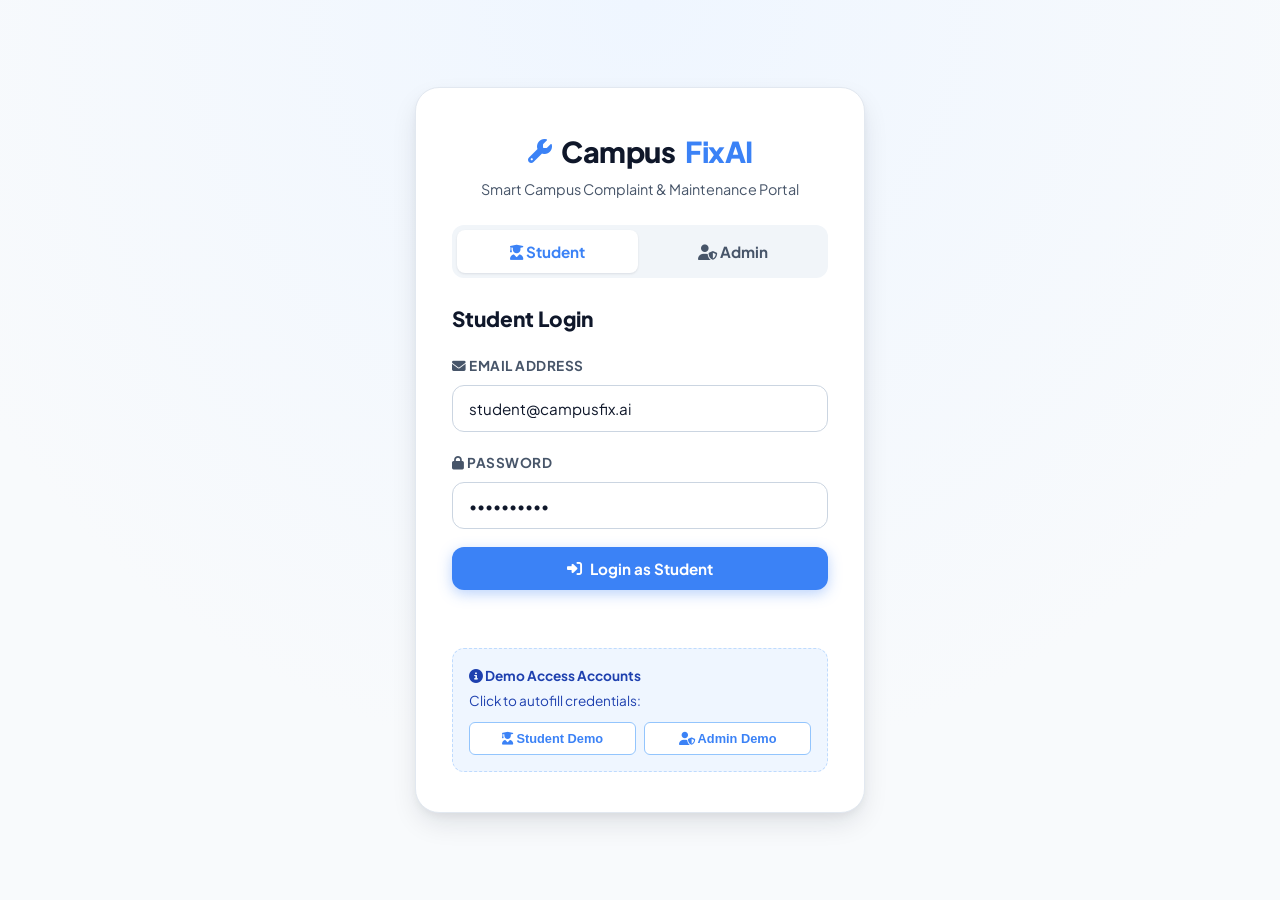
<file: index.html>
<!DOCTYPE html>
<html lang="en">
<head>
<meta charset="UTF-8">
<meta name="viewport" content="width=device-width, initial-scale=1.0">
<title>CampusFixAI - Login</title>
<link rel="preconnect" href="https://fonts.googleapis.com">
<link rel="preconnect" href="https://fonts.gstatic.com" crossorigin>
<link href="https://fonts.googleapis.com/css2?family=Plus+Jakarta+Sans:wght@400;500;600;700;800&display=swap" rel="stylesheet">
<link rel="stylesheet" href="https://cdnjs.cloudflare.com/ajax/libs/font-awesome/6.4.0/css/all.min.css">
<link rel="stylesheet" href="css/style.css">
</head>
<body class="auth-page">
<div class="auth-card">
  <div class="brand"><i class="fa-solid fa-wrench"></i>Campus<span>FixAI</span></div>
  <p class="muted" style="margin-bottom: 12px; font-size: 0.9rem;">Smart Campus Complaint & Maintenance Portal</p>
  
  <div class="tabs">
    <button class="tab active" onclick="showLogin('student')"><i class="fa-solid fa-user-graduate"></i> Student</button>
    <button class="tab" onclick="showLogin('admin')"><i class="fa-solid fa-user-shield"></i> Admin</button>
  </div>

  <form id="studentLogin" onsubmit="studentLogin(event)">
    <h2 style="font-size: 1.3rem; font-weight: 800; margin-bottom: 6px;">Student Login</h2>
    <label><i class="fa-solid fa-envelope"></i> Email Address</label>
    <input id="studentEmail" type="email" value="student@campusfix.ai" required placeholder="student@campusfix.ai">
    <label><i class="fa-solid fa-lock"></i> Password</label>
    <input id="studentPassword" type="password" value="student123" required placeholder="••••••••">
    <button class="btn primary full" type="submit"><i class="fa-solid fa-right-to-bracket"></i> Login as Student</button>
  </form>

  <form id="adminLogin" class="hidden" onsubmit="adminLogin(event)">
    <h2 style="font-size: 1.3rem; font-weight: 800; margin-bottom: 6px;">Admin Login</h2>
    <label><i class="fa-solid fa-envelope"></i> Admin Email</label>
    <input id="adminEmail" type="email" value="admin@campusfix.ai" required placeholder="admin@campusfix.ai">
    <label><i class="fa-solid fa-lock"></i> Password</label>
    <input id="adminPassword" type="password" value="admin123" required placeholder="••••••••">
    <button class="btn primary full" type="submit"><i class="fa-solid fa-shield-halved"></i> Login as Admin</button>
  </form>

  <p id="loginMsg" class="message"></p>

  <div class="demo-box">
    <b><i class="fa-solid fa-circle-info"></i> Demo Access Accounts</b>
    Click to autofill credentials:
    <div class="demo-btn-group">
      <button type="button" onclick="fillCreds('student')"><i class="fa-solid fa-user-graduate"></i> Student Demo</button>
      <button type="button" onclick="fillCreds('admin')"><i class="fa-solid fa-user-shield"></i> Admin Demo</button>
    </div>
  </div>
</div>
<script src="js/app.js"></script>
</body>
</html>
</file>
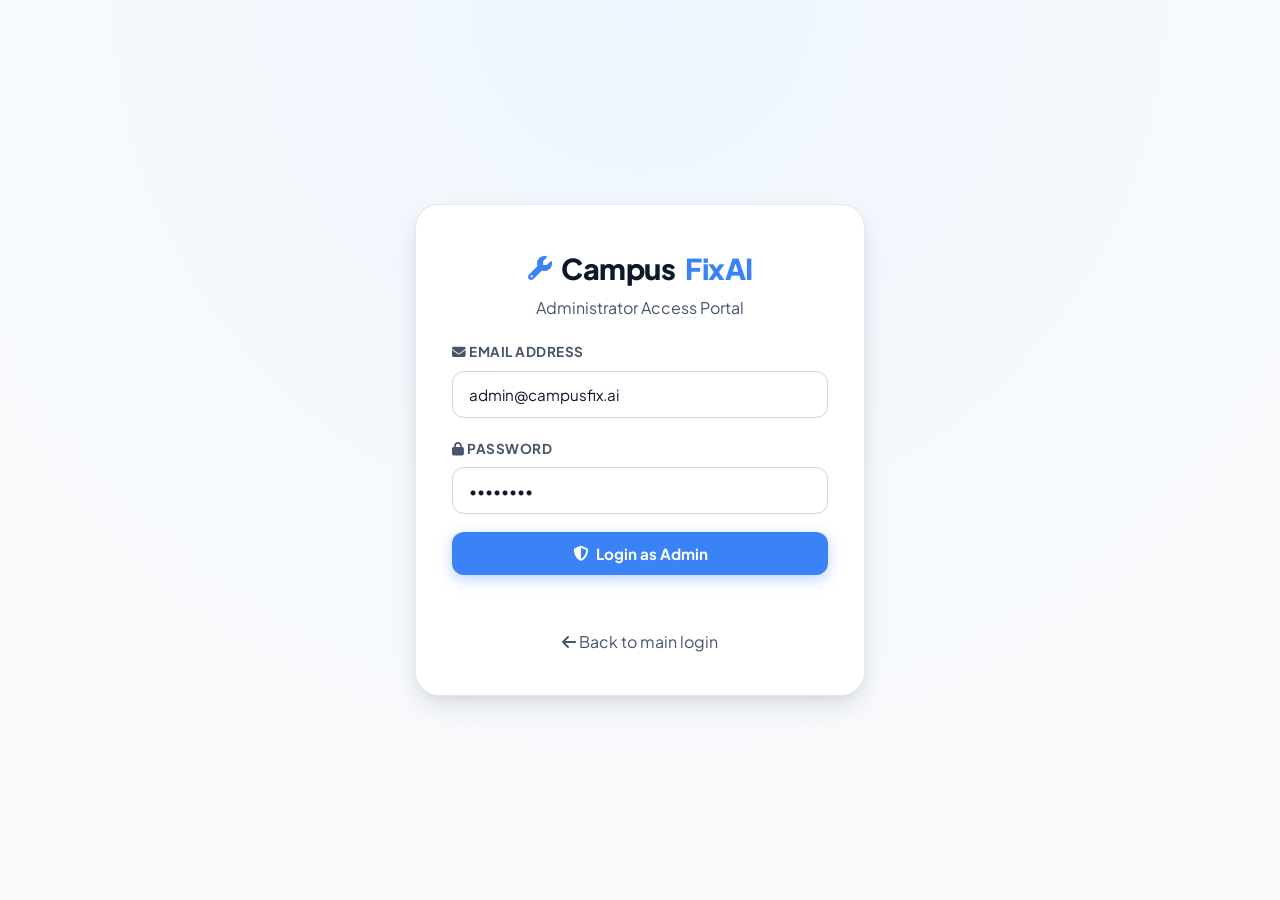
<file: admin-login.html>
<!DOCTYPE html>
<html lang="en">
<head>
<meta charset="UTF-8">
<meta name="viewport" content="width=device-width, initial-scale=1.0">
<title>Admin Login - CampusFixAI</title>
<link rel="preconnect" href="https://fonts.googleapis.com">
<link rel="preconnect" href="https://fonts.gstatic.com" crossorigin>
<link href="https://fonts.googleapis.com/css2?family=Plus+Jakarta+Sans:wght@400;500;600;700;800&display=swap" rel="stylesheet">
<link rel="stylesheet" href="https://cdnjs.cloudflare.com/ajax/libs/font-awesome/6.4.0/css/all.min.css">
<link rel="stylesheet" href="css/style.css">
</head>
<body class="auth-page">
<div class="auth-card">
  <div class="brand"><i class="fa-solid fa-wrench"></i>Campus<span>FixAI</span></div>
  <p class="muted" style="margin-bottom: 20px;">Administrator Access Portal</p>
  <form onsubmit="adminLoginPage(event)">
    <label><i class="fa-solid fa-envelope"></i> Email Address</label>
    <input id="email" type="email" value="admin@campusfix.ai" required placeholder="admin@campusfix.ai">
    <label><i class="fa-solid fa-lock"></i> Password</label>
    <input id="password" type="password" value="admin123" required placeholder="••••••••">
    <button class="btn primary full" type="submit"><i class="fa-solid fa-shield-halved"></i> Login as Admin</button>
  </form>
  <p id="msg" class="message"></p>
  <div style="margin-top: 20px;">
    <a href="index.html" class="muted"><i class="fa-solid fa-arrow-left"></i> Back to main login</a>
  </div>
</div>
<script src="js/app.js"></script>
<script src="js/admin-login.js"></script>
</body>
</html>
</file>
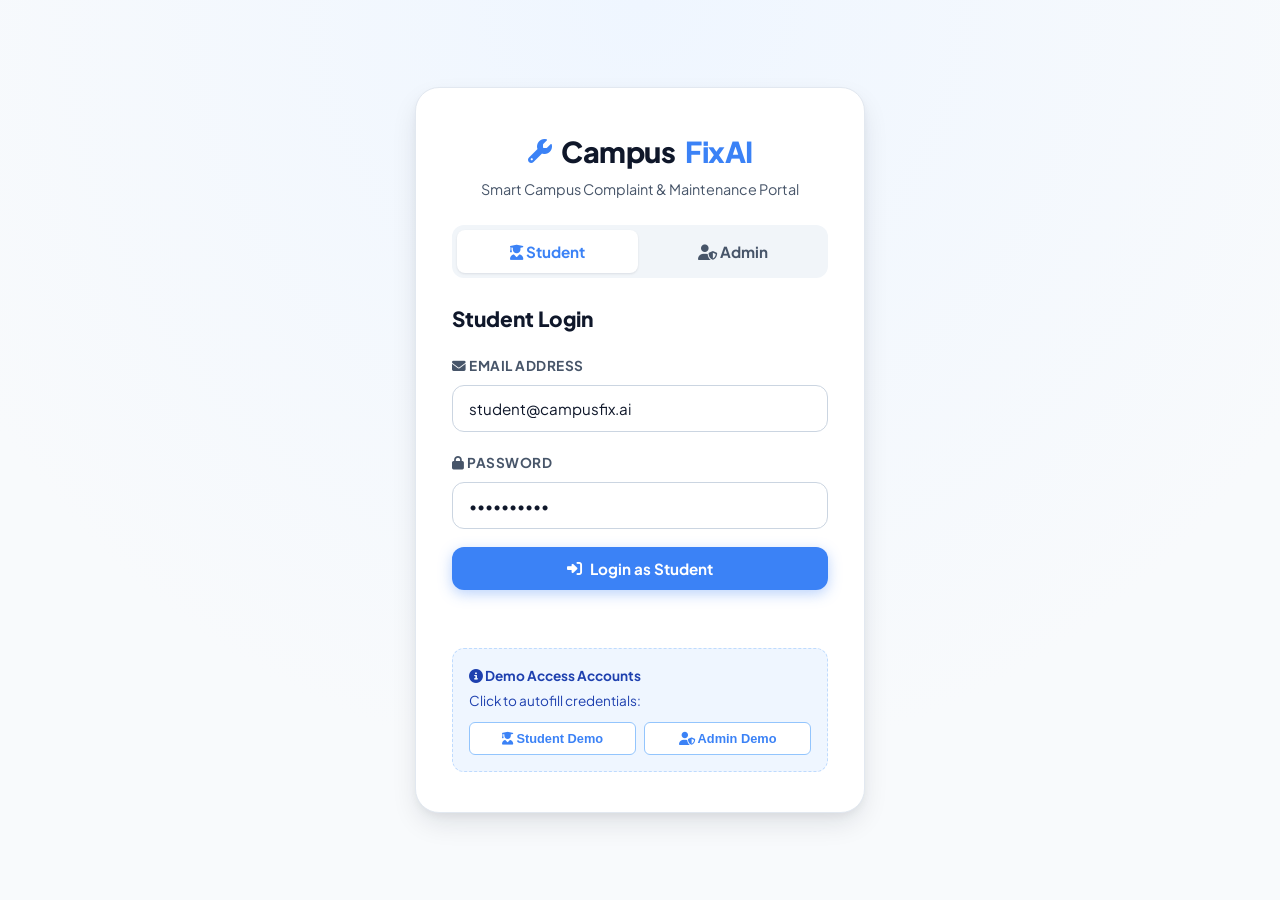
<file: admin.html>
<!DOCTYPE html>
<html lang="en">
<head>
<meta charset="UTF-8">
<meta name="viewport" content="width=device-width, initial-scale=1.0">
<title>Admin Dashboard - CampusFixAI</title>
<link rel="preconnect" href="https://fonts.googleapis.com">
<link rel="preconnect" href="https://fonts.gstatic.com" crossorigin>
<link href="https://fonts.googleapis.com/css2?family=Plus+Jakarta+Sans:wght@400;500;600;700;800&display=swap" rel="stylesheet">
<link rel="stylesheet" href="https://cdnjs.cloudflare.com/ajax/libs/font-awesome/6.4.0/css/all.min.css">
<link rel="stylesheet" href="css/style.css">
</head>
<body>
<nav class="navbar">
  <div class="brand"><i class="fa-solid fa-wrench"></i>Campus<span>FixAI</span> <small>ADMIN</small></div>
  <button class="btn small" onclick="logout()"><i class="fa-solid fa-right-from-bracket"></i> Logout</button>
</nav>
<main class="container">
  <section class="hero">
    <div>
      <p class="eyebrow">ADMIN CONTROL CENTER</p>
      <h1>Complaint Dashboard</h1>
      <p>Monitor campus issues, assign maintenance teams, and update resolution statuses.</p>
    </div>
  </section>

  <div class="stats">
    <div class="stat">
      <div class="stat-icon total"><i class="fa-solid fa-folder-open"></i></div>
      <div><b id="aTotal">0</b><span>Total Complaints</span></div>
    </div>
    <div class="stat">
      <div class="stat-icon pending"><i class="fa-solid fa-clock"></i></div>
      <div><b id="aPending">0</b><span>Pending</span></div>
    </div>
    <div class="stat">
      <div class="stat-icon progress"><i class="fa-solid fa-spinner"></i></div>
      <div><b id="aProgress">0</b><span>In Progress</span></div>
    </div>
    <div class="stat">
      <div class="stat-icon resolved"><i class="fa-solid fa-circle-check"></i></div>
      <div><b id="aResolved">0</b><span>Resolved</span></div>
    </div>
  </div>

  <section class="card">
    <div class="toolbar">
      <div style="position: relative;">
        <input id="search" placeholder="Search ID, title, location..." oninput="renderAdmin()" style="padding-left: 38px;">
        <i class="fa-solid fa-magnifying-glass" style="position: absolute; left: 14px; top: 16px; color: var(--text-muted);"></i>
      </div>
      <select id="statusFilter" onchange="renderAdmin()">
        <option value="ALL">All Statuses</option>
        <option value="SUBMITTED">Submitted</option>
        <option value="IN REVIEW">In Review</option>
        <option value="IN PROGRESS">In Progress</option>
        <option value="RESOLVED">Resolved</option>
      </select>
      <select id="priorityFilter" onchange="renderAdmin()">
        <option value="ALL">All Priorities</option>
        <option value="HIGH">High</option>
        <option value="MEDIUM">Medium</option>
        <option value="LOW">Low</option>
      </select>
    </div>
    <div id="adminList"></div>
  </section>
</main>

<div id="modal" class="modal hidden">
  <div class="modal-card">
    <button class="close" onclick="closeModal()"><i class="fa-solid fa-xmark"></i></button>
    <div id="modalContent"></div>
  </div>
</div>
<script src="js/app.js"></script>
<script src="js/admin.js"></script>
</body>
</html>
</file>
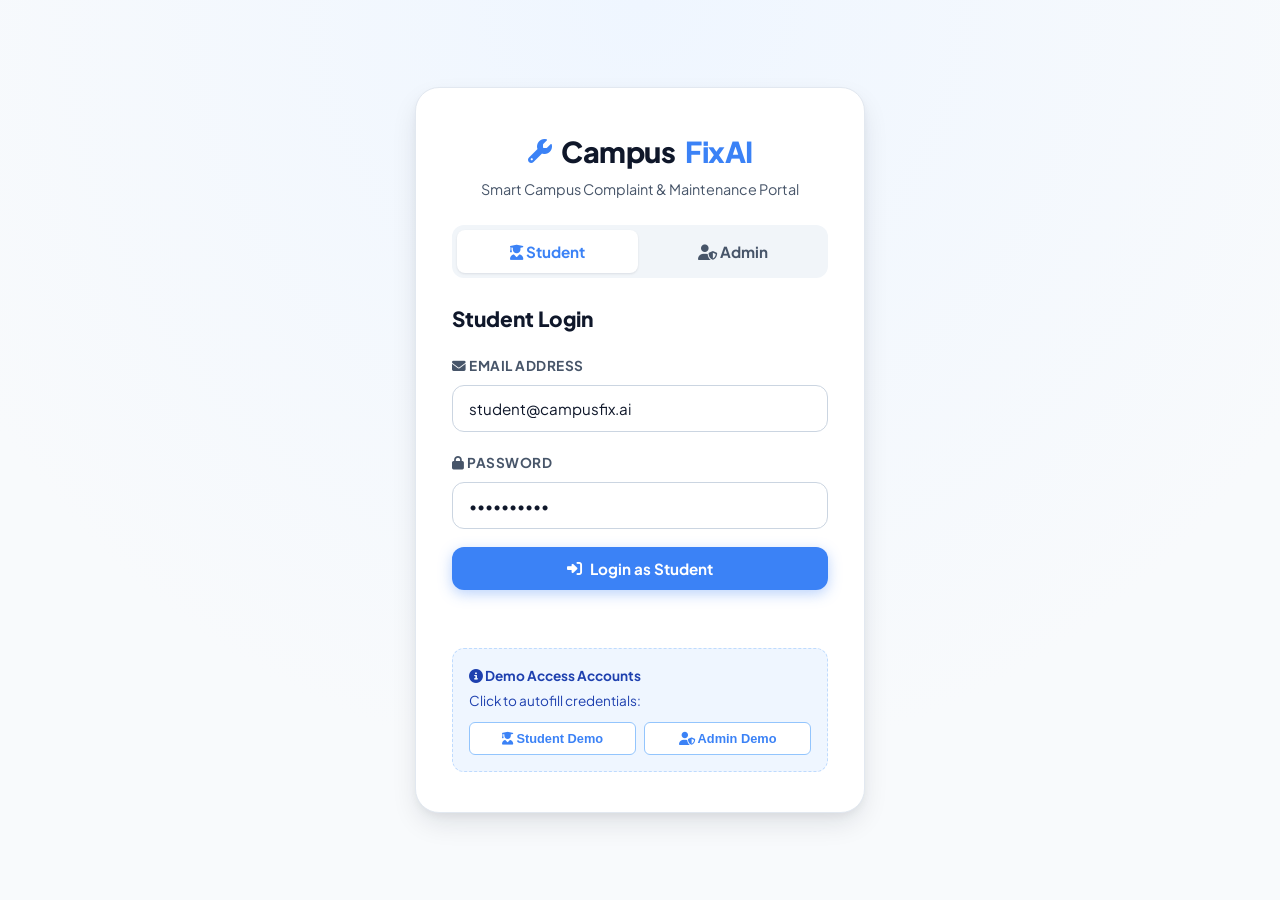
<file: report.html>
<!DOCTYPE html>
<html lang="en">
<head>
<meta charset="UTF-8">
<meta name="viewport" content="width=device-width, initial-scale=1.0">
<title>Report Problem - CampusFixAI</title>
<link rel="preconnect" href="https://fonts.googleapis.com">
<link rel="preconnect" href="https://fonts.gstatic.com" crossorigin>
<link href="https://fonts.googleapis.com/css2?family=Plus+Jakarta+Sans:wght@400;500;600;700;800&display=swap" rel="stylesheet">
<link rel="stylesheet" href="https://cdnjs.cloudflare.com/ajax/libs/font-awesome/6.4.0/css/all.min.css">
<link rel="stylesheet" href="css/style.css">
</head>
<body>
<nav class="navbar">
  <a class="brand" href="student.html"><i class="fa-solid fa-wrench"></i>Campus<span>FixAI</span></a>
  <a class="btn small" href="student.html"><i class="fa-solid fa-arrow-left"></i> Back to Dashboard</a>
</nav>
<main class="container narrow">
<section class="card">
  <p class="eyebrow"><i class="fa-solid fa-plus-circle"></i> NEW COMPLAINT</p>
  <h1 style="font-size: 1.8rem; font-weight: 800; margin-bottom: 6px;">Report a Campus Issue</h1>
  <p class="muted" style="margin-bottom: 20px;">Describe the problem. CampusFixAI will automatically categorize and prioritize it.</p>

  <form id="reportForm" onsubmit="submitComplaint(event)">
    <label><i class="fa-solid fa-pen"></i> Problem Title</label>
    <input id="title" placeholder="e.g. Broken classroom fan or water leak" required oninput="analyzeForm()">

    <label><i class="fa-solid fa-location-dot"></i> Location / Building / Room</label>
    <input id="location" placeholder="e.g. CSE Block, Room 204" required>

    <label><i class="fa-solid fa-layer-group"></i> Category (Optional Override)</label>
    <select id="category">
      <option value="">✨ Auto-detect with CampusFixAI</option>
      <option value="Electrical">⚡ Electrical</option>
      <option value="Plumbing">💧 Plumbing</option>
      <option value="Cleaning">🧹 Cleaning</option>
      <option value="Network">📶 Network</option>
      <option value="Furniture">🪑 Furniture</option>
      <option value="Security">🛡️ Security</option>
      <option value="Other">🔧 Other</option>
    </select>

    <label><i class="fa-solid fa-align-left"></i> Detailed Description</label>
    <textarea id="description" rows="5" placeholder="Explain what happened, severity, or exact spot..." required oninput="analyzeForm()"></textarea>

    <label><i class="fa-solid fa-camera"></i> Attach Photo (Optional)</label>
    <input id="image" type="file" accept="image/*" onchange="previewImage(event)">
    <img id="preview" class="preview hidden" alt="Preview">

    <div class="ai-result">
      <div class="ai-header">
        <i class="fa-solid fa-wand-magic-sparkles"></i> <span>CampusFixAI Smart Assistant</span>
      </div>
      <p id="aiPreview" style="font-size: 0.9rem; color: #3730a3;">Start typing title & description above for instant AI priority assessment.</p>
    </div>

    <button class="btn primary full" type="submit"><i class="fa-solid fa-paper-plane"></i> Submit Complaint</button>
  </form>
  <p id="formMsg" class="message"></p>
</section>
</main>
<script src="js/app.js"></script>
<script src="js/report.js"></script>
</body>
</html>
</file>
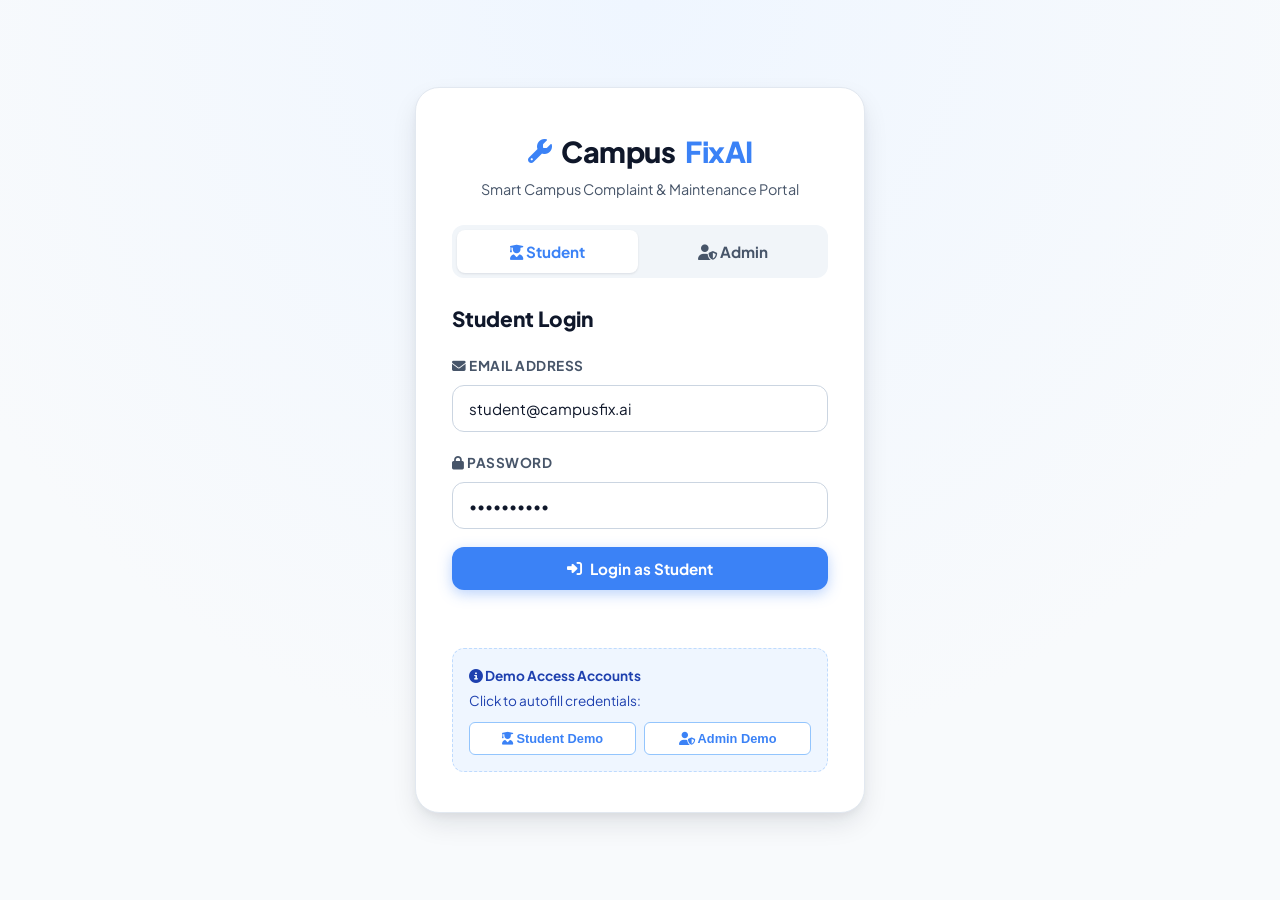
<file: student.html>
<!DOCTYPE html>
<html lang="en">
<head>
<meta charset="UTF-8">
<meta name="viewport" content="width=device-width, initial-scale=1.0">
<title>Student Dashboard - CampusFixAI</title>
<link rel="preconnect" href="https://fonts.googleapis.com">
<link rel="preconnect" href="https://fonts.gstatic.com" crossorigin>
<link href="https://fonts.googleapis.com/css2?family=Plus+Jakarta+Sans:wght@400;500;600;700;800&display=swap" rel="stylesheet">
<link rel="stylesheet" href="https://cdnjs.cloudflare.com/ajax/libs/font-awesome/6.4.0/css/all.min.css">
<link rel="stylesheet" href="css/style.css">
</head>
<body>
<nav class="navbar">
  <div class="brand"><i class="fa-solid fa-wrench"></i>Campus<span>FixAI</span></div>
  <div class="user-badge">
    <span><i class="fa-solid fa-user-graduate"></i> <span id="studentName"></span></span>
    <button class="btn small" onclick="logout()"><i class="fa-solid fa-right-from-bracket"></i> Logout</button>
  </div>
</nav>
<main class="container">
  <section class="hero">
    <div>
      <p class="eyebrow">STUDENT PORTAL</p>
      <h1>Welcome back 👋</h1>
      <p>Report campus infrastructure problems and track real-time resolution status.</p>
    </div>
    <a class="btn primary" href="report.html"><i class="fa-solid fa-plus"></i> Report a Problem</a>
  </section>

  <div class="stats">
    <div class="stat">
      <div class="stat-icon total"><i class="fa-solid fa-folder-open"></i></div>
      <div><b id="total">0</b><span>Total Issues</span></div>
    </div>
    <div class="stat">
      <div class="stat-icon pending"><i class="fa-solid fa-clock"></i></div>
      <div><b id="pending">0</b><span>Pending</span></div>
    </div>
    <div class="stat">
      <div class="stat-icon progress"><i class="fa-solid fa-spinner"></i></div>
      <div><b id="progress">0</b><span>In Progress</span></div>
    </div>
    <div class="stat">
      <div class="stat-icon resolved"><i class="fa-solid fa-circle-check"></i></div>
      <div><b id="resolved">0</b><span>Resolved</span></div>
    </div>
  </div>

  <section class="card">
    <div class="section-title">
      <h2><i class="fa-solid fa-list-check"></i> My Complaints</h2>
      <a href="track.html" class="btn secondary small"><i class="fa-solid fa-magnifying-glass"></i> Track by ID</a>
    </div>
    <div id="complaintList"></div>
  </section>
</main>
<script src="js/app.js"></script>
<script src="js/student.js"></script>
</body>
</html>
</file>
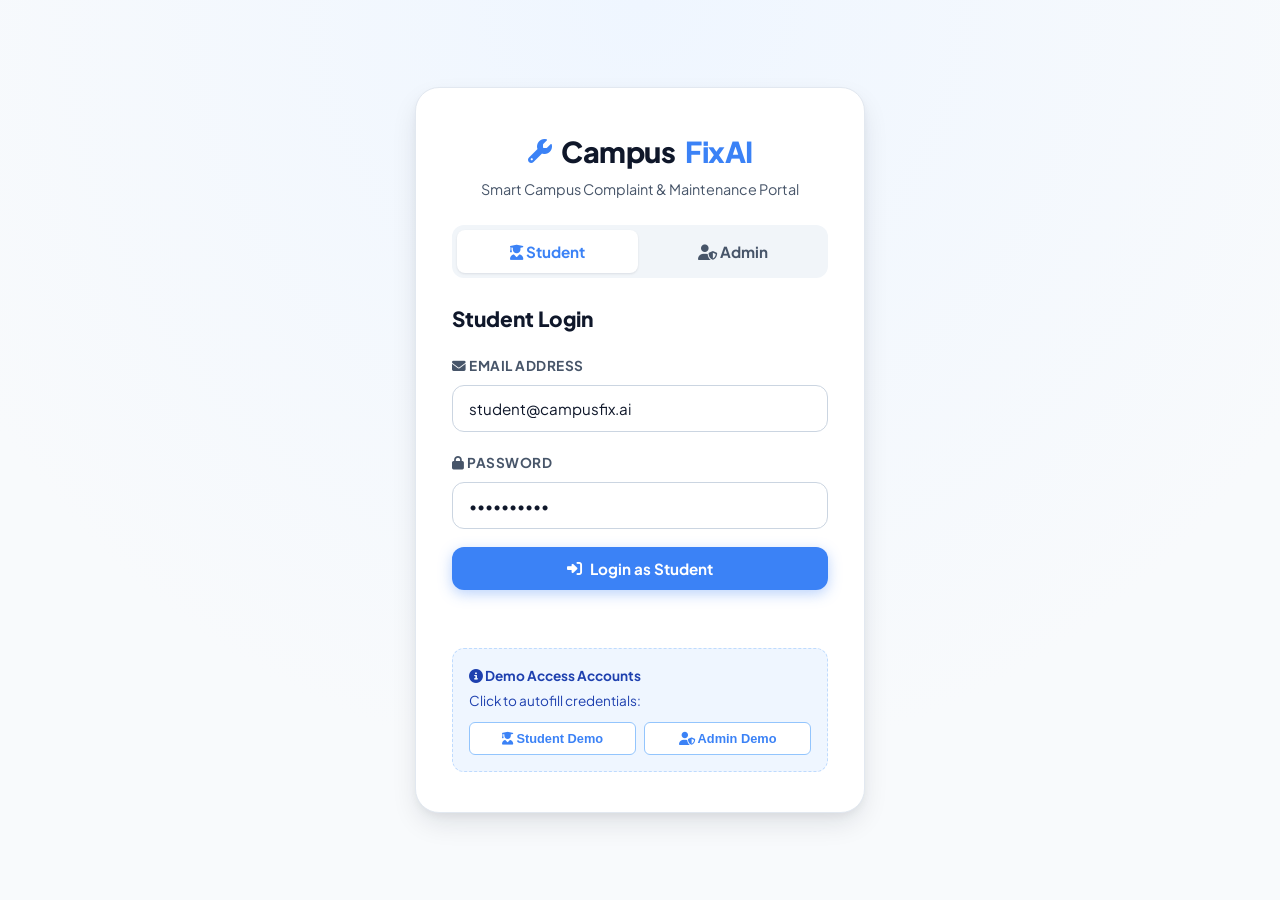
<file: track.html>
<!DOCTYPE html>
<html lang="en">
<head>
<meta charset="UTF-8">
<meta name="viewport" content="width=device-width, initial-scale=1.0">
<title>Track Complaint - CampusFixAI</title>
<link rel="preconnect" href="https://fonts.googleapis.com">
<link rel="preconnect" href="https://fonts.gstatic.com" crossorigin>
<link href="https://fonts.googleapis.com/css2?family=Plus+Jakarta+Sans:wght@400;500;600;700;800&display=swap" rel="stylesheet">
<link rel="stylesheet" href="https://cdnjs.cloudflare.com/ajax/libs/font-awesome/6.4.0/css/all.min.css">
<link rel="stylesheet" href="css/style.css">
</head>
<body>
<nav class="navbar">
  <a class="brand" href="student.html"><i class="fa-solid fa-wrench"></i>Campus<span>FixAI</span></a>
  <a class="btn small" href="student.html"><i class="fa-solid fa-arrow-left"></i> Back to Dashboard</a>
</nav>
<main class="container narrow">
<section class="card">
  <p class="eyebrow"><i class="fa-solid fa-magnifying-glass-location"></i> TRACK ISSUE</p>
  <h1 style="font-size: 1.8rem; font-weight: 800; margin-bottom: 6px;">Track Complaint Status</h1>
  <p class="muted" style="margin-bottom: 20px;">Enter your unique Complaint ID (e.g., CF-100001) to view real-time resolution progress.</p>
  
  <form onsubmit="trackComplaint(event)" class="inline-form">
    <div style="position: relative; flex: 1;">
      <input id="trackId" placeholder="Enter ID e.g. CF-100001" required style="padding-left: 40px; text-transform: uppercase;">
      <i class="fa-solid fa-hashtag" style="position: absolute; left: 14px; top: 16px; color: var(--text-muted);"></i>
    </div>
    <button class="btn primary" type="submit"><i class="fa-solid fa-magnifying-glass"></i> Track</button>
  </form>
</section>
<section id="trackResult"></section>
</main>
<script src="js/app.js"></script>
<script src="js/track.js"></script>
</body>
</html>
</file>
<file: css/style.css>
/* CampusFixAI Modern Design System */
:root {
  --font-main: 'Plus Jakarta Sans', -apple-system, BlinkMacSystemFont, 'Segoe UI', Roboto, sans-serif;
  
  --primary: #3b82f6;
  --primary-hover: #2563eb;
  --primary-light: #eff6ff;
  --primary-ring: rgba(59, 130, 246, 0.25);
  
  --bg-page: #f8fafc;
  --bg-card: #ffffff;
  --bg-subtle: #f1f5f9;
  
  --text-primary: #0f172a;
  --text-secondary: #475569;
  --text-muted: #94a3b8;
  
  --border-light: #e2e8f0;
  --border-subtle: #cbd5e1;
  
  --success: #10b981;
  --success-bg: #ecfdf5;
  --success-text: #047857;
  
  --warning: #f59e0b;
  --warning-bg: #fffbe6;
  --warning-text: #b45309;
  
  --danger: #ef4444;
  --danger-bg: #fef2f2;
  --danger-text: #b91c1c;
  
  --info: #0ea5e9;
  --info-bg: #f0f9ff;
  --info-text: #0369a1;

  --shadow-sm: 0 1px 3px rgba(15, 23, 42, 0.06), 0 1px 2px rgba(15, 23, 42, 0.04);
  --shadow-md: 0 4px 12px -2px rgba(15, 23, 42, 0.08), 0 2px 6px -1px rgba(15, 23, 42, 0.04);
  --shadow-lg: 0 12px 28px -4px rgba(15, 23, 42, 0.12), 0 4px 10px -2px rgba(15, 23, 42, 0.06);

  --radius-sm: 8px;
  --radius-md: 12px;
  --radius-lg: 18px;
  --radius-xl: 24px;
}

* {
  box-sizing: border-box;
  margin: 0;
  padding: 0;
}

body {
  font-family: var(--font-main);
  background-color: var(--bg-page);
  color: var(--text-primary);
  line-height: 1.6;
  min-height: 100vh;
  -webkit-font-smoothing: antialiased;
}

a {
  color: var(--primary);
  text-decoration: none;
  transition: color 0.2s ease;
}

a:hover {
  color: var(--primary-hover);
}

/* Header & Navbar */
.navbar {
  height: 72px;
  background: rgba(255, 255, 255, 0.85);
  backdrop-filter: blur(12px);
  -webkit-backdrop-filter: blur(12px);
  border-bottom: 1px solid var(--border-light);
  display: flex;
  align-items: center;
  justify-content: space-between;
  padding: 0 6%;
  position: sticky;
  top: 0;
  z-index: 100;
}

.brand {
  font-size: 1.4rem;
  font-weight: 800;
  letter-spacing: -0.5px;
  color: var(--text-primary);
  display: flex;
  align-items: center;
  gap: 10px;
}

.brand i {
  color: var(--primary);
  font-size: 1.5rem;
}

.brand span {
  color: var(--primary);
}

.brand small {
  font-size: 0.65rem;
  padding: 3px 8px;
  background: var(--primary-light);
  color: var(--primary);
  border-radius: 20px;
  font-weight: 700;
  letter-spacing: 0.5px;
  margin-left: 6px;
  text-transform: uppercase;
}

.user-badge {
  display: flex;
  align-items: center;
  gap: 12px;
  font-weight: 600;
  font-size: 0.95rem;
  color: var(--text-secondary);
}

/* Layout Containers */
.container {
  width: min(1140px, 92%);
  margin: 36px auto;
}

.container.narrow {
  max-width: 680px;
}

/* Hero Section */
.hero {
  display: flex;
  justify-content: space-between;
  align-items: flex-end;
  gap: 24px;
  margin-bottom: 32px;
  background: linear-gradient(135deg, #ffffff 0%, #f8fafc 100%);
  padding: 28px 32px;
  border-radius: var(--radius-xl);
  border: 1px solid var(--border-light);
  box-shadow: var(--shadow-sm);
}

.eyebrow {
  font-size: 0.75rem;
  font-weight: 800;
  letter-spacing: 1.5px;
  color: var(--primary);
  text-transform: uppercase;
  margin-bottom: 6px;
}

.hero h1 {
  font-size: 2.1rem;
  font-weight: 800;
  letter-spacing: -0.5px;
  line-height: 1.25;
  color: var(--text-primary);
}

.hero p {
  color: var(--text-secondary);
  margin-top: 6px;
  font-size: 1rem;
}

/* Stats Row */
.stats {
  display: grid;
  grid-template-columns: repeat(4, 1fr);
  gap: 18px;
  margin-bottom: 32px;
}

.stat {
  background: var(--bg-card);
  border: 1px solid var(--border-light);
  border-radius: var(--radius-lg);
  padding: 20px 24px;
  box-shadow: var(--shadow-sm);
  display: flex;
  align-items: center;
  gap: 16px;
  transition: transform 0.2s ease, box-shadow 0.2s ease;
}

.stat:hover {
  transform: translateY(-2px);
  box-shadow: var(--shadow-md);
}

.stat-icon {
  width: 48px;
  height: 48px;
  border-radius: var(--radius-md);
  display: grid;
  place-items: center;
  font-size: 1.3rem;
  flex-shrink: 0;
}

.stat-icon.total { background: #eff6ff; color: #3b82f6; }
.stat-icon.pending { background: #fffbe6; color: #d97706; }
.stat-icon.progress { background: #f0f9ff; color: #0284c7; }
.stat-icon.resolved { background: #ecfdf5; color: #059669; }

.stat b {
  display: block;
  font-size: 1.8rem;
  font-weight: 800;
  line-height: 1.1;
  color: var(--text-primary);
}

.stat span {
  color: var(--text-secondary);
  font-size: 0.85rem;
  font-weight: 600;
}

/* Cards & Panels */
.card {
  background: var(--bg-card);
  border: 1px solid var(--border-light);
  border-radius: var(--radius-xl);
  padding: 32px;
  box-shadow: var(--shadow-sm);
  margin-bottom: 24px;
}

.section-title {
  display: flex;
  justify-content: space-between;
  align-items: center;
  margin-bottom: 20px;
  padding-bottom: 14px;
  border-bottom: 1px solid var(--border-light);
}

.section-title h2 {
  font-size: 1.3rem;
  font-weight: 700;
  color: var(--text-primary);
}

/* Buttons */
.btn {
  display: inline-flex;
  align-items: center;
  justify-content: center;
  gap: 8px;
  border: none;
  border-radius: var(--radius-md);
  padding: 12px 22px;
  font-family: inherit;
  font-size: 0.95rem;
  font-weight: 700;
  cursor: pointer;
  transition: all 0.2s ease;
  text-decoration: none;
}

.btn:active {
  transform: scale(0.98);
}

.btn.primary {
  background: var(--primary);
  color: #ffffff;
  box-shadow: 0 4px 14px rgba(59, 130, 246, 0.35);
}

.btn.primary:hover {
  background: var(--primary-hover);
  box-shadow: 0 6px 20px rgba(59, 130, 246, 0.45);
}

.btn.secondary {
  background: var(--primary-light);
  color: var(--primary);
}

.btn.secondary:hover {
  background: #dbeafe;
}

.btn.small {
  padding: 8px 16px;
  font-size: 0.85rem;
  border-radius: var(--radius-sm);
  background: var(--bg-subtle);
  color: var(--text-secondary);
}

.btn.small:hover {
  background: #e2e8f0;
  color: var(--text-primary);
}

.btn.full {
  width: 100%;
  margin-top: 18px;
}

/* Forms & Inputs */
label {
  display: block;
  font-size: 0.85rem;
  font-weight: 700;
  text-transform: uppercase;
  letter-spacing: 0.5px;
  color: var(--text-secondary);
  margin: 20px 0 8px;
}

input, select, textarea {
  width: 100%;
  padding: 13px 16px;
  border: 1px solid var(--border-subtle);
  border-radius: var(--radius-md);
  font-family: inherit;
  font-size: 0.95rem;
  color: var(--text-primary);
  background-color: #ffffff;
  transition: border-color 0.2s ease, box-shadow 0.2s ease;
}

input:focus, select:focus, textarea:focus {
  outline: none;
  border-color: var(--primary);
  box-shadow: 0 0 0 4px var(--primary-ring);
}

textarea {
  resize: vertical;
  min-height: 110px;
}

/* Tabs */
.tabs {
  display: flex;
  background: var(--bg-subtle);
  padding: 5px;
  border-radius: var(--radius-md);
  gap: 4px;
  margin: 24px 0;
}

.tab {
  flex: 1;
  padding: 12px;
  border: 0;
  border-radius: var(--radius-sm);
  background: transparent;
  cursor: pointer;
  font-family: inherit;
  font-weight: 700;
  font-size: 0.95rem;
  color: var(--text-secondary);
  transition: all 0.2s ease;
}

.tab.active {
  background: #ffffff;
  color: var(--primary);
  box-shadow: var(--shadow-sm);
}

/* Auth Pages */
.auth-page {
  min-height: 100vh;
  display: grid;
  place-items: center;
  background: radial-gradient(circle at 50% 0%, #eff6ff 0%, #f8fafc 70%);
  padding: 24px 16px;
}

.auth-card {
  width: min(450px, 100%);
  background: #ffffff;
  border: 1px solid var(--border-light);
  border-radius: var(--radius-xl);
  padding: 40px 36px;
  box-shadow: var(--shadow-lg);
  text-align: center;
}

.auth-card .brand {
  justify-content: center;
  font-size: 1.8rem;
  margin-bottom: 4px;
}

.auth-card form {
  text-align: left;
}

.demo-box {
  background: var(--primary-light);
  border: 1px dashed #bfdbfe;
  padding: 16px;
  border-radius: var(--radius-md);
  font-size: 0.85rem;
  line-height: 1.6;
  margin-top: 24px;
  color: #1e40af;
  text-align: left;
}

.demo-box b {
  display: block;
  margin-bottom: 4px;
}

.demo-btn-group {
  display: flex;
  gap: 8px;
  margin-top: 10px;
}

.demo-btn-group button {
  flex: 1;
  padding: 8px 10px;
  font-size: 0.8rem;
  font-weight: 700;
  background: #ffffff;
  border: 1px solid #93c5fd;
  color: var(--primary);
  border-radius: 6px;
  cursor: pointer;
  transition: all 0.2s ease;
}

.demo-btn-group button:hover {
  background: var(--primary);
  color: #ffffff;
}

/* Complaint Item Cards */
.complaint {
  border: 1px solid var(--border-light);
  border-radius: var(--radius-lg);
  padding: 22px;
  margin: 16px 0;
  background: #ffffff;
  transition: all 0.2s ease;
}

.complaint:hover {
  border-color: var(--border-subtle);
  box-shadow: var(--shadow-md);
}

.complaint-head {
  display: flex;
  justify-content: space-between;
  align-items: flex-start;
  gap: 16px;
  margin-bottom: 12px;
}

.complaint-title {
  font-size: 1.1rem;
  font-weight: 700;
  color: var(--text-primary);
}

.meta-line {
  color: var(--text-muted);
  font-size: 0.85rem;
  margin-top: 4px;
  display: flex;
  align-items: center;
  gap: 12px;
  flex-wrap: wrap;
}

/* Badges */
.badge {
  padding: 5px 12px;
  border-radius: 20px;
  font-size: 0.75rem;
  font-weight: 800;
  display: inline-flex;
  align-items: center;
  gap: 6px;
  letter-spacing: 0.5px;
  text-transform: uppercase;
}

.badge.high {
  background: var(--danger-bg);
  color: var(--danger-text);
  border: 1px solid #fca5a5;
}

.badge.medium {
  background: var(--warning-bg);
  color: var(--warning-text);
  border: 1px solid #fde68a;
}

.badge.low {
  background: var(--success-bg);
  color: var(--success-text);
  border: 1px solid #a7f3d0;
}

.status-tag {
  display: inline-flex;
  align-items: center;
  gap: 6px;
  font-weight: 700;
  font-size: 0.85rem;
  padding: 4px 10px;
  border-radius: 6px;
}

.status-submitted { background: #fef3c7; color: #b45309; }
.status-in-review { background: #e0f2fe; color: #0369a1; }
.status-in-progress { background: #dbeafe; color: #1d4ed8; }
.status-resolved { background: #dcfce7; color: #15803d; }

/* AI Result Box */
.ai-result {
  background: linear-gradient(135deg, #f0f7ff 0%, #e0e7ff 100%);
  border: 1px solid #c7d2fe;
  border-radius: var(--radius-lg);
  padding: 20px;
  margin-top: 24px;
}

.ai-header {
  display: flex;
  align-items: center;
  gap: 8px;
  font-weight: 800;
  color: #3730a3;
  margin-bottom: 8px;
}

.ai-header i {
  color: #6366f1;
}

.preview {
  max-width: 100%;
  max-height: 250px;
  margin-top: 14px;
  border-radius: var(--radius-md);
  border: 1px solid var(--border-light);
  object-fit: cover;
}

/* Toolbar & Filters */
.toolbar {
  display: grid;
  grid-template-columns: 2fr 1fr 1fr;
  gap: 12px;
  margin-bottom: 24px;
}

.admin-row {
  display: grid;
  grid-template-columns: 110px 1.5fr 1fr 100px 140px 90px;
  gap: 14px;
  align-items: center;
  padding: 16px;
  border: 1px solid var(--border-light);
  border-radius: var(--radius-md);
  margin-bottom: 10px;
  background: #ffffff;
  font-size: 0.9rem;
  transition: all 0.2s ease;
}

.admin-row:hover {
  border-color: var(--border-subtle);
  background: #fafafa;
}

/* Modals */
.modal {
  position: fixed;
  inset: 0;
  background: rgba(15, 23, 42, 0.6);
  backdrop-filter: blur(4px);
  display: grid;
  place-items: center;
  padding: 20px;
  z-index: 200;
  opacity: 1;
  transition: opacity 0.2s ease;
}

.modal-card {
  width: min(680px, 100%);
  max-height: 90vh;
  overflow-y: auto;
  background: #ffffff;
  border-radius: var(--radius-xl);
  padding: 32px;
  position: relative;
  box-shadow: var(--shadow-lg);
}

.close {
  position: absolute;
  right: 20px;
  top: 20px;
  border: none;
  background: var(--bg-subtle);
  width: 36px;
  height: 36px;
  border-radius: 50%;
  display: grid;
  place-items: center;
  font-size: 1.2rem;
  color: var(--text-secondary);
  cursor: pointer;
  transition: all 0.2s ease;
}

.close:hover {
  background: var(--danger-bg);
  color: var(--danger);
}

.detail-grid {
  display: grid;
  grid-template-columns: 1fr 1fr;
  gap: 14px;
  margin: 20px 0;
}

.detail {
  background: var(--bg-subtle);
  padding: 14px 16px;
  border-radius: var(--radius-md);
}

.detail b {
  display: block;
  font-size: 0.75rem;
  text-transform: uppercase;
  letter-spacing: 0.5px;
  color: var(--text-muted);
  margin-bottom: 4px;
}

/* Status Step Tracker */
.tracker-steps {
  display: flex;
  justify-content: space-between;
  margin: 28px 0 16px;
  position: relative;
}

.tracker-steps::before {
  content: '';
  position: absolute;
  top: 20px;
  left: 10%;
  right: 10%;
  height: 3px;
  background: var(--border-light);
  z-index: 1;
}

.tracker-step {
  position: relative;
  z-index: 2;
  text-align: center;
  flex: 1;
}

.step-icon {
  width: 40px;
  height: 40px;
  border-radius: 50%;
  background: #ffffff;
  color: var(--text-muted);
  display: grid;
  place-items: center;
  margin: 0 auto 8px;
  font-weight: 700;
  font-size: 0.9rem;
  border: 2px solid var(--border-subtle);
  box-shadow: 0 2px 6px rgba(0, 0, 0, 0.05);
  transition: all 0.3s ease;
}

.tracker-step.completed .step-icon {
  background: var(--success);
  color: #ffffff;
  border-color: var(--success);
}

.tracker-step.active .step-icon {
  background: var(--primary);
  color: #ffffff;
  border-color: var(--primary);
  box-shadow: 0 0 0 4px var(--primary-ring);
}

.step-label {
  font-size: 0.8rem;
  font-weight: 700;
  color: var(--text-secondary);
}

.hidden {
  display: none !important;
}

.message {
  min-height: 20px;
  margin-top: 14px;
  font-size: 0.9rem;
  font-weight: 600;
  color: var(--danger);
}

/* Utilities */
.muted {
  color: var(--text-secondary);
}

.inline-form {
  display: flex;
  gap: 12px;
}

/* Responsive Breakpoints */
@media (max-width: 768px) {
  .hero {
    flex-direction: column;
    align-items: flex-start;
    padding: 20px;
  }
  
  .hero h1 {
    font-size: 1.6rem;
  }
  
  .stats {
    grid-template-columns: repeat(2, 1fr);
    gap: 12px;
  }

  .stat {
    padding: 16px;
  }

  .toolbar {
    grid-template-columns: 1fr;
  }

  .admin-row {
    grid-template-columns: 1fr 1fr;
    gap: 10px;
  }

  .inline-form {
    flex-direction: column;
  }

  .detail-grid {
    grid-template-columns: 1fr;
  }
}
</file>
